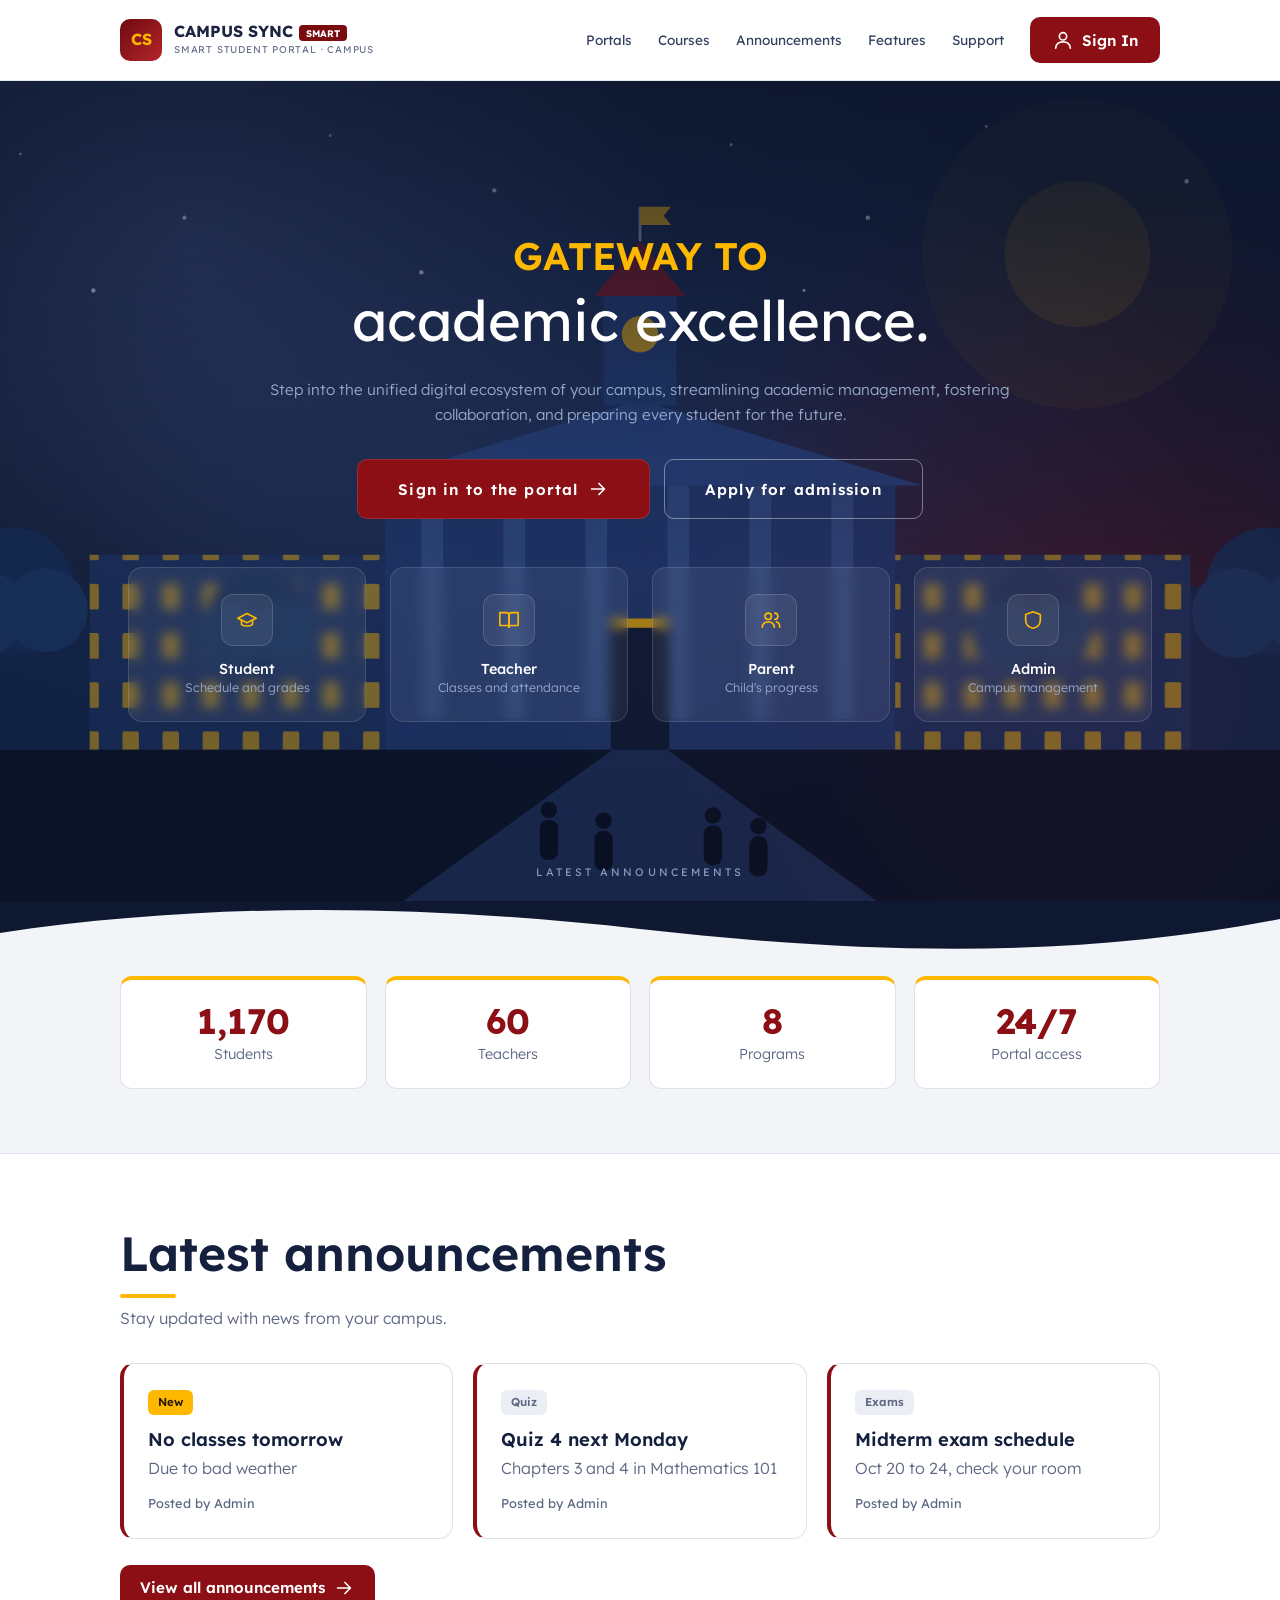
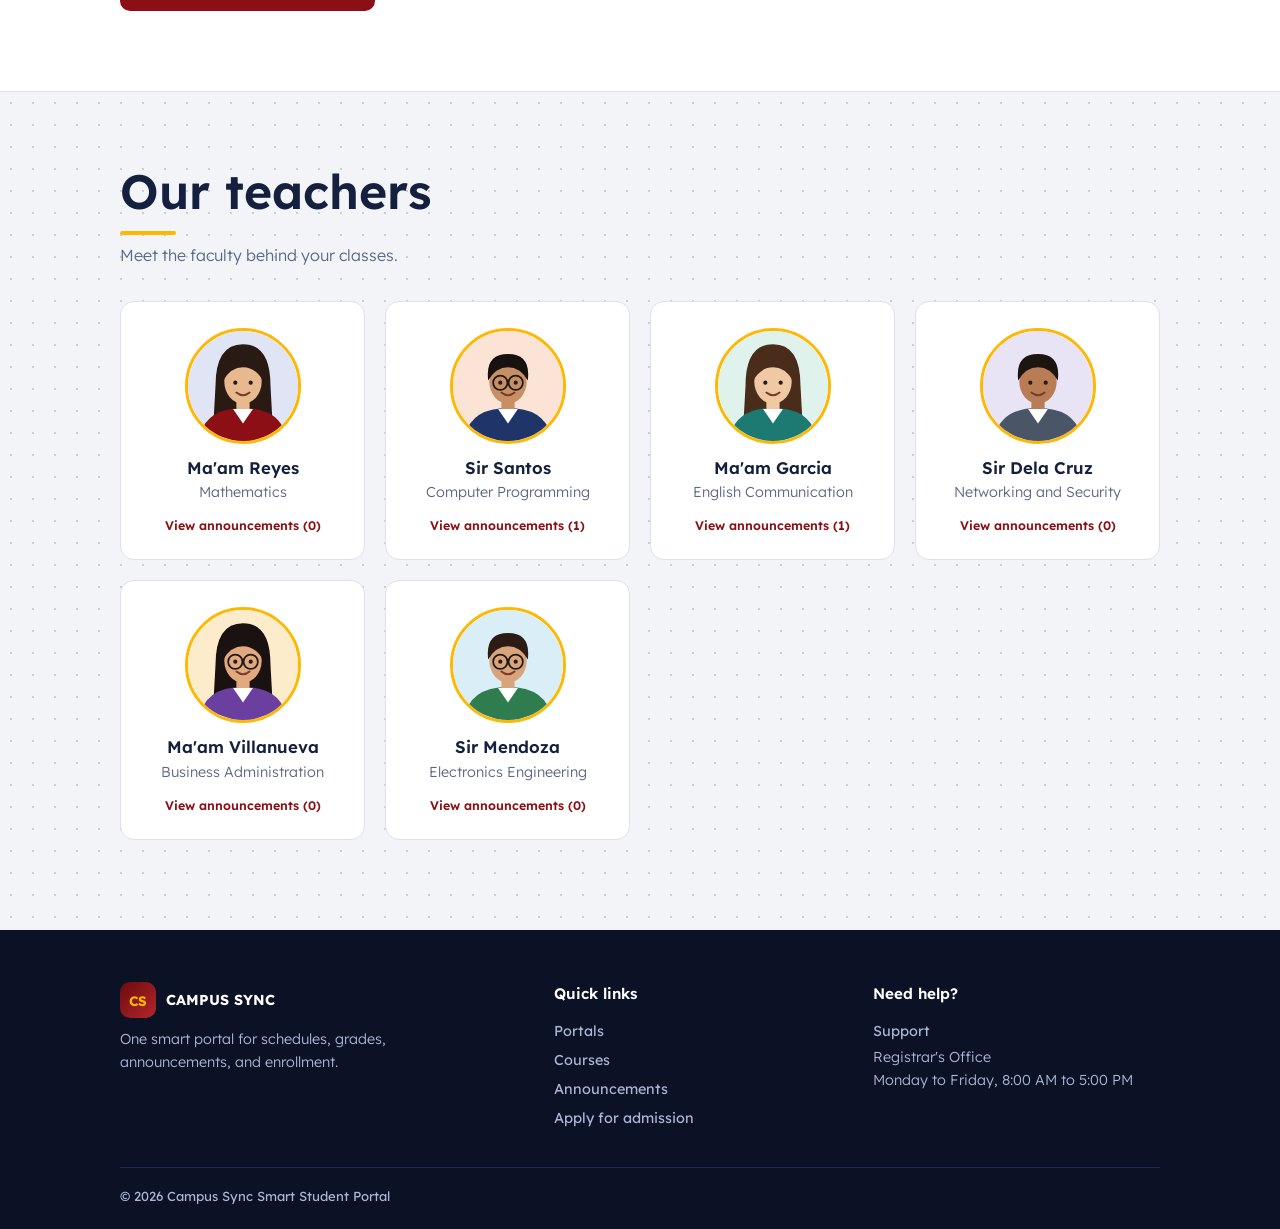
<file: index.html>
<!DOCTYPE html>
<html lang="en">
<head>
<meta charset="utf-8">
<meta name="viewport" content="width=device-width, initial-scale=1, viewport-fit=cover">
<title>Campus Sync – Smart Student Portal</title>
<link href="https://fonts.googleapis.com/css2?family=Lexend:wght@300;400;500;600;700&display=swap" rel="stylesheet">
<link rel="stylesheet" href="style.css">
</head>
<body>
<svg width="0" height="0" style="position:absolute" aria-hidden="true"><defs>
<symbol id="i-cap" viewBox="0 0 24 24"><path d="M22 10 12 5 2 10l10 5 10-5z"/><path d="M6 12v5c3 2 9 2 12 0v-5"/></symbol>
<symbol id="i-book" viewBox="0 0 24 24"><path d="M2 4h7a3 3 0 0 1 3 3v13a2 2 0 0 0-2-2H2z"/><path d="M22 4h-7a3 3 0 0 0-3 3v13a2 2 0 0 1 2-2h8z"/></symbol>
<symbol id="i-users" viewBox="0 0 24 24"><circle cx="9" cy="8" r="3.5"/><path d="M2.5 20c0-4 3-6 6.5-6s6.5 2 6.5 6"/><path d="M16 4.5a3.5 3.5 0 0 1 0 7M18 14c2.5.6 3.5 2.5 3.5 6"/></symbol>
<symbol id="i-shield" viewBox="0 0 24 24"><path d="M12 3l8 3v6c0 5-3.500 8-8 9-4.500-1-8-4-8-9V6z"/></symbol>
<symbol id="i-user" viewBox="0 0 24 24"><circle cx="12" cy="8" r="4"/><path d="M4 21c0-4.500 3.500-7 8-7s8 2.500 8 7"/></symbol>
<symbol id="i-laptop" viewBox="0 0 24 24"><rect x="4" y="5" width="16" height="11" rx="1.5"/><path d="M2 20h20"/></symbol>
<symbol id="i-code" viewBox="0 0 24 24"><path d="m8 7-5 5 5 5M16 7l5 5-5 5"/></symbol>
<symbol id="i-chip" viewBox="0 0 24 24"><rect x="6" y="6" width="12" height="12" rx="2"/><rect x="10" y="10" width="4" height="4"/><path d="M9 2v3M15 2v3M9 19v3M15 19v3M2 9h3M2 15h3M19 9h3M19 15h3"/></symbol>
<symbol id="i-circuit" viewBox="0 0 24 24"><rect x="4" y="4" width="16" height="16" rx="3"/><circle cx="9" cy="9" r="1.5"/><circle cx="15" cy="15" r="1.5"/><path d="M9 10.5V13h6"/></symbol>
<symbol id="i-case" viewBox="0 0 24 24"><rect x="3" y="7" width="18" height="13" rx="2"/><path d="M9 7V5a1 1 0 0 1 1-1h4a1 1 0 0 1 1 1v2M3 13h18"/></symbol>
<symbol id="i-back" viewBox="0 0 24 24"><path d="M19 12H5M11 6l-6 6 6 6"/></symbol>
<symbol id="i-x" viewBox="0 0 24 24"><path d="M6 6l12 12M18 6 6 18"/></symbol>
<symbol id="i-arrow" viewBox="0 0 24 24"><path d="M5 12h14M13 6l6 6-6 6"/></symbol>
</defs></svg>

<header class="top" id="top"><div class="in">
<button class="brand" onclick="go('home')"><span class="mark">CS</span><span><b>CAMPUS SYNC<span class="badge">SMART</span></b><small>Smart student portal · Campus</small></span></button>
<nav id="nav"><a href="#" data-v="portals">Portals</a><a href="#" data-v="courses">Courses</a><a href="#" data-v="announcements">Announcements</a><a href="#" data-v="features">Features</a><a href="#" data-v="support">Support</a>
<button class="btn" onclick="openLogin('student')"><svg class="i"><use href="#i-user"/></svg>Sign In</button></nav>
</div></header>

<!-- HOME -->
<div class="view on" id="home">
<main class="hero" id="portal">
<svg class="scene" viewBox="0 0 1600 900" preserveAspectRatio="xMidYMax slice" aria-hidden="true">
<defs><pattern id="win" width="44" height="54" patternUnits="userSpaceOnUse"><rect x="12" y="12" width="18" height="28" rx="2" fill="#ffb800" opacity=".55"/></pattern>
<linearGradient id="fade" x1="0" y1="0" x2="0" y2="1"><stop offset="0" stop-color="#0e1830" stop-opacity=".75"/><stop offset=".6" stop-color="#0e1830" stop-opacity="0"/></linearGradient></defs>
<circle cx="1280" cy="190" r="170" fill="#ffb800" opacity=".07"/><circle cx="1280" cy="190" r="80" fill="#ffb800" opacity=".16"/>
<path d="M0 640 Q300 540 600 620 T1200 600 T1600 620 V900 H0Z" fill="#14264b"/>
<rect x="196" y="520" width="324" height="214" fill="#1b2f5c"/><rect x="196" y="520" width="324" height="214" fill="url(#win)"/>
<rect x="1080" y="520" width="324" height="214" fill="#1b2f5c"/><rect x="1080" y="520" width="324" height="214" fill="url(#win)"/>
<rect x="520" y="440" width="560" height="294" fill="#1f356a"/>
<polygon points="490,444 800,350 1110,444" fill="#27427f"/>
<rect x="560" y="444" width="24" height="256" rx="3" fill="#2f4a82"/><rect x="650" y="444" width="24" height="256" rx="3" fill="#2f4a82"/><rect x="740" y="444" width="24" height="256" rx="3" fill="#2f4a82"/><rect x="830" y="444" width="24" height="256" rx="3" fill="#2f4a82"/><rect x="920" y="444" width="24" height="256" rx="3" fill="#2f4a82"/><rect x="1010" y="444" width="24" height="256" rx="3" fill="#2f4a82"/>
<rect x="768" y="590" width="64" height="144" rx="4" fill="#0e1830"/><rect x="768" y="590" width="64" height="10" rx="4" fill="#ffb800" opacity=".8"/>
<rect x="760" y="236" width="80" height="120" fill="#223b72"/><polygon points="750,236 800,176 850,236" fill="#8b0f14"/>
<circle cx="800" cy="278" r="20" fill="#ffb800" opacity=".85"/><path d="M800 266v12l8 5" stroke="#0e1830" stroke-width="3" fill="none" stroke-linecap="round"/>
<path d="M800 176V138" stroke="#9fb0d0" stroke-width="3"/><path d="M800 138h34l-8 10 8 10h-34z" fill="#ffb800"/>
<rect x="0" y="734" width="1600" height="166" fill="#0a1226"/>
<polygon points="770,734 830,734 1060,900 540,900" fill="#1a2b52"/>
<rect x="104" y="560" width="12" height="60" fill="#0c1a38"/><circle cx="110" cy="560" r="70" fill="#142b55"/><circle cx="75" cy="584" r="49" fill="#183461"/><circle cx="148" cy="581" r="46" fill="#183461"/><rect x="374" y="590" width="12" height="60" fill="#0c1a38"/><circle cx="380" cy="590" r="55" fill="#142b55"/><circle cx="352" cy="609" r="38" fill="#183461"/><circle cx="410" cy="606" r="36" fill="#183461"/><rect x="1224" y="590" width="12" height="60" fill="#0c1a38"/><circle cx="1230" cy="590" r="55" fill="#142b55"/><circle cx="1202" cy="609" r="38" fill="#183461"/><circle cx="1260" cy="606" r="36" fill="#183461"/><rect x="1484" y="560" width="12" height="60" fill="#0c1a38"/><circle cx="1490" cy="560" r="70" fill="#142b55"/><circle cx="1455" cy="584" r="49" fill="#183461"/><circle cx="1528" cy="581" r="46" fill="#183461"/>
<circle cx="700" cy="800" r="9" fill="#070e1f"/><rect x="690" y="811" width="20" height="44" rx="9" fill="#070e1f"/><circle cx="760" cy="812" r="9" fill="#070e1f"/><rect x="750" y="823" width="20" height="44" rx="9" fill="#070e1f"/><circle cx="880" cy="806" r="9" fill="#070e1f"/><rect x="870" y="817" width="20" height="44" rx="9" fill="#070e1f"/><circle cx="930" cy="818" r="9" fill="#070e1f"/><rect x="920" y="829" width="20" height="44" rx="9" fill="#070e1f"/>
<g fill="#fff"><circle class="tw tw0" cx="120" cy="80" r="1.6"/><circle class="tw tw1" cx="300" cy="150" r="2.4000000000000004"/><circle class="tw tw2" cx="460" cy="60" r="1.6"/><circle class="tw tw0" cx="640" cy="120" r="2.4000000000000004"/><circle class="tw tw1" cx="900" cy="70" r="1.6"/><circle class="tw tw2" cx="1050" cy="150" r="2.4000000000000004"/><circle class="tw tw0" cx="1180" cy="50" r="1.6"/><circle class="tw tw1" cx="1400" cy="110" r="2.4000000000000004"/><circle class="tw tw2" cx="1520" cy="200" r="1.6"/><circle class="tw tw0" cx="200" cy="230" r="2.4000000000000004"/><circle class="tw tw1" cx="980" cy="230" r="1.6"/><circle class="tw tw2" cx="560" cy="210" r="2.4000000000000004"/></g><rect width="1600" height="900" fill="url(#fade)"/></svg>
<h1><span class="g">Gateway to</span><span class="w">academic excellence.</span></h1>
<p class="lead">Step into the unified digital ecosystem of your campus, streamlining academic management, fostering collaboration, and preparing every student for the future.</p>
<div class="ctas"><button class="btn cta" onclick="openLogin('student')">Sign in to the portal <svg class="i"><use href="#i-arrow"/></svg></button><button class="btn cta ghost2" onclick="openAdm()">Apply for admission</button></div>
<div class="cards">
<button class="gc" onclick="openLogin('student')"><span class="ic"><svg class="i"><use href="#i-cap"/></svg></span>Student<small>Schedule and grades</small></button>
<button class="gc" onclick="openLogin('teacher')"><span class="ic"><svg class="i"><use href="#i-book"/></svg></span>Teacher<small>Classes and attendance</small></button>
<button class="gc" onclick="openLogin('parent')"><span class="ic"><svg class="i"><use href="#i-users"/></svg></span>Parent<small>Child&#39;s progress</small></button>
<button class="gc" onclick="openLogin('admin')"><span class="ic"><svg class="i"><use href="#i-shield"/></svg></span>Admin<small>Campus management</small></button>
</div>
<a class="scroll" href="#latest">Latest announcements</a>
</main>
<svg class="wave" viewBox="0 0 1440 60" preserveAspectRatio="none" aria-hidden="true"><path d="M0 60V32C240 0 480 4 720 28S1200 60 1440 18V60Z"/></svg>
<section id="stats"><div class="wrap"><div class="sgrid" id="sgrid">
<div class="st"><b data-n="1240">1,240</b><span>Students</span></div>
<div class="st"><b data-n="64">64</b><span>Teachers</span></div>
<div class="st"><b data-n="8">8</b><span>Programs</span></div>
<div class="st"><b>24/7</b><span>Portal access</span></div>
</div></div></section>
<section id="latest"><div class="wrap">
<h2 class="ph">Latest announcements</h2><p class="pl">Stay updated with news from your campus.</p>
<div class="agrid" id="hann"></div>
<button class="btn" style="margin-top:26px" onclick="go('announcements')">View all announcements <svg class="i"><use href="#i-arrow"/></svg></button>
</div></section>
<section id="teachers"><div class="wrap">
<h2 class="ph">Our teachers</h2><p class="pl">Meet the faculty behind your classes.</p>
<div class="tgrid" id="tgrid"></div>
</div></section>
</div>

<!-- ANNOUNCEMENTS -->
<div class="view" id="announcements"><section><div class="wrap">
<h1 class="ph">Announcements</h1><p class="pl">News, reminders, and events from your campus.</p>
<div class="agrid" id="pann"></div>
</div></section></div>

<!-- PORTALS -->
<div class="view" id="portals"><section><div class="wrap">
<h1 class="ph">Portals</h1><p class="pl">Choose the portal that matches your role.</p>
<div class="pgrid">
<div class="pc"><span class="ic"><svg class="i"><use href="#i-cap"/></svg></span><h3>Student Portal</h3><p>View your class schedule, grades, and school announcements.</p><button class="btn" onclick="openLogin('student')">Sign in as Student</button></div>
<div class="pc"><span class="ic"><svg class="i"><use href="#i-book"/></svg></span><h3>Teacher Portal</h3><p>Manage your classes, record attendance, and enter grades.</p><button class="btn" onclick="openLogin('teacher')">Sign in as Teacher</button></div>
<div class="pc"><span class="ic"><svg class="i"><use href="#i-users"/></svg></span><h3>Parent Portal</h3><p>Follow your child&#39;s progress, attendance, and tuition balance.</p><button class="btn" onclick="openLogin('parent')">Sign in as Parent</button></div>
<div class="pc"><span class="ic"><svg class="i"><use href="#i-shield"/></svg></span><h3>Admin Portal</h3><p>Oversee enrollment, accounts, and campus announcements.</p><button class="btn" onclick="openLogin('admin')">Sign in as Admin</button></div>
</div></div></section></div>

<!-- TEACHER PROFILE -->
<div class="view" id="tview"><section><div class="wrap">
<button class="btn ghost" onclick="backT()"><svg class="i"><use href="#i-back"/></svg>Back to teachers</button>
<div id="tv"></div>
</div></section></div>

<!-- COURSES -->
<div class="view" id="courses"><section><div class="wrap">
<h1 class="ph">Courses</h1><p class="pl">Programs offered on campus.</p>
<div class="cgrid">
<article class="cc" tabindex="0"><span class="ic"><svg class="i"><use href="#i-laptop"/></svg></span><h3>BS in Information Technology</h3><span class="code">BSIT</span><p>Training in networks, web development, and systems administration.</p></article>
<article class="cc" tabindex="0"><span class="ic"><svg class="i"><use href="#i-code"/></svg></span><h3>BS in Computer Science</h3><span class="code">BSCS</span><p>Focus on algorithms, artificial intelligence, and software engineering.</p></article>
<article class="cc" tabindex="0"><span class="ic"><svg class="i"><use href="#i-chip"/></svg></span><h3>BS in Computer Engineering</h3><span class="code">BSCE</span><p>Hardware and software systems designed to work together.</p></article>
<article class="cc" tabindex="0"><span class="ic"><svg class="i"><use href="#i-circuit"/></svg></span><h3>BS in Electronics Engineering</h3><span class="code">BSEE</span><p>Design of electronic circuits and communication technology.</p></article>
<article class="cc" tabindex="0"><span class="ic"><svg class="i"><use href="#i-case"/></svg></span><h3>BS in Business Administration</h3><span class="code">BSBA</span><p>Management, finance, and leadership skills for the digital age.</p></article>
</div></div></section></div>

<!-- FEATURES -->
<div class="view" id="features"><section><div class="wrap">
<h1 class="ph">Features</h1><p class="pl">Built to make everyone&#39;s day easier.</p>
<div class="grid">
<div><h3>Smart schedule</h3><p>Today&#39;s classes show up right away, with the room and time.</p></div>
<div><h3>Real-time grades</h3><p>See your marks as soon as your teacher posts them.</p></div>
<div><h3>Alerts and announcements</h3><p>Never miss a class suspension, deadline, or event.</p></div>
<div><h3>Attendance tracking</h3><p>Teachers record it once, and parents see it the same day.</p></div>
<div><h3>Online payments</h3><p>Check your balance without lining up.</p></div>
<div><h3>Works on any device</h3><p>Use it on your phone, tablet, or computer.</p></div>
</div></div></section></div>

<!-- SUPPORT -->
<div class="view" id="support"><section><div class="wrap">
<h1 class="ph">Support</h1><p class="pl">Find quick answers or send us a message.</p>
<div class="sup"><div>
<details><summary>I forgot my password</summary><p>Contact your campus IT office to have your password reset.</p></details>
<details><summary>Where do I find my Student ID?</summary><p>It is printed on your school ID and on your enrollment form.</p></details>
<details><summary>My grades are not showing</summary><p>Grades appear after your teacher posts them. Check again later.</p></details>
<details><summary>How do parents get access?</summary><p>Ask the registrar to link your account to your child&#39;s record.</p></details>
</div>
<form id="sf" class="box" style="max-width:none">
<h2>Contact us</h2>
<label for="sn">Name</label><input id="sn" required>
<label for="se">Email</label><input id="se" type="email" required>
<label for="sm2">Message</label><textarea id="sm2" rows="4" required></textarea>
<button class="btn" type="submit">Send message</button>
<div class="note" id="sm" role="status"></div>
</form></div>
</div></section></div>

<footer id="foot"><div class="wrap">
<div class="fgrid">
<div><div class="fb"><span class="mark">CS</span><b>CAMPUS SYNC</b></div><p>One smart portal for schedules, grades, announcements, and enrollment.</p></div>
<div><h4>Quick links</h4><button class="fl" onclick="go('portals')">Portals</button><button class="fl" onclick="go('courses')">Courses</button><button class="fl" onclick="go('announcements')">Announcements</button><button class="fl" onclick="openAdm()">Apply for admission</button></div>
<div><h4>Need help?</h4><button class="fl" onclick="go('support')">Support</button><p>Registrar&#39;s Office<br>Monday to Friday, 8:00 AM to 5:00 PM</p></div>
</div>
<div class="fcopy">© 2026 Campus Sync Smart Student Portal</div>
</div></footer>

<!-- ADMISSION -->
<div class="view" id="admission">
<div class="abar"><div class="wrap ain">
<button class="sq" onclick="go('home')" aria-label="Back"><svg class="i"><use href="#i-back"/></svg></button>
<span class="mark">CS</span>
<div class="atl"><b>Student Registration &amp; Admission</b><small>Register or apply for admission · Campus Sync</small></div>
<button class="sq x" onclick="go('home')" aria-label="Close"><svg class="i"><use href="#i-x"/></svg></button>
</div></div>
<div class="afw">
<div class="banner"><span class="bic"><svg class="i"><use href="#i-cap"/></svg></span><div><h1>Register or Apply for Admission</h1><p>Official student profile intake &amp; enrollment registry</p></div></div>
<div class="fcard">
<div id="aform">
<h2 class="ft">Student Particulars</h2><p class="fnote">Please provide accurate information for institutional evaluation.</p>
<div class="lv" role="tablist"><button type="button" role="tab" data-l="college">College</button><button type="button" role="tab" data-l="shs">Senior High</button></div>
<form id="af">
<div class="f2"><div class="fld"><label for="fn">First Name</label><input id="fn" type="text" placeholder="Given Name" required></div><div class="fld"><label for="mn">Middle Name</label><input id="mn" type="text" placeholder="Optional"></div></div>
<div class="f1"><div class="fld"><label for="ln">Last Name</label><input id="ln" type="text" placeholder="Family Name" required></div></div>
<div class="f2"><div class="fld"><label for="em">Personal Email</label><input id="em" type="email" placeholder="example@email.com" required></div><div class="fld"><label for="ph">Phone Number</label><input id="ph" type="tel" placeholder="+63 900 000 0000" required></div></div>
<div class="f2"><div class="fld"><label for="bd">Date of Birth</label><input id="bd" type="date" placeholder="" required></div><div class="fld"><label for="ty">Applicant Type</label><select id="ty"><option>New student</option><option>Transferee</option><option>Returnee</option></select></div></div>
<div class="f1"><div class="fld"><label for="addr">Home Address</label><input id="addr" type="text" placeholder="House no., street, barangay, city" required></div></div>
<div class="f1"><div class="fld"><label for="prog" id="plabel">Preferred Program</label><select id="prog"></select></div></div>
<div class="f1"><div class="fld"><label for="sc">Last School Attended</label><input id="sc" type="text" placeholder="Name of previous school"></div></div>
<div class="f2"><div class="fld"><label for="gn">Guardian Name</label><input id="gn" type="text" placeholder="Full name" required></div><div class="fld"><label for="gc">Guardian Contact</label><input id="gc" type="tel" placeholder="+63 900 000 0000" required></div></div>
<button class="btn" type="submit">Submit application</button>
<p class="fnote" style="margin-top:12px">This is a demo form. Nothing is sent or saved.</p>
</form></div>
<div id="adone" hidden><h2 class="ft">Application received</h2>
<p class="fnote" style="font-size:1rem">Thank you, <b id="dn"></b>. Your reference number is <b id="ref"></b>. The admissions office will contact you by email or phone.</p>
<button class="btn" style="margin-top:18px" onclick="go('home')">Back to home</button></div>
</div></div></div>

<!-- LOGIN -->
<div class="view" id="loginv">
<div class="login"><div class="box">
<h2>Sign In</h2>
<p>Choose who you are and enter your details.</p>
<div class="seg" role="tablist">
<button role="tab" data-r="student">Student</button><button role="tab" data-r="teacher">Teacher</button><button role="tab" data-r="parent">Parent</button><button role="tab" data-r="admin">Admin</button></div>
<form id="lf">
<label for="uid" id="uidl">Student ID</label><input id="uid" autocomplete="username">
<label for="pw">Password</label><input id="pw" type="password" autocomplete="current-password">
<div class="err" id="err" role="alert"></div>
<button class="btn" type="submit">Sign In</button>
</form>
<button class="back" onclick="go('home')">Back to home</button>
<button class="back" onclick="openAdm()">New student? Register here</button>
<p class="note">This is a demo: any ID and password will work.</p>
</div></div>
</div>

<!-- DASHBOARD -->
<div class="view" id="dashv">
<div class="wrap">
<div class="bar"><div class="who"><button class="brand" onclick="go('home')" aria-label="Home"><span class="mark">CS</span></button><b id="hi"></b><span class="tag" id="tag"></span></div>
<button class="btn ghost" id="out">Log Out</button></div>
<div class="dash"><div class="side" id="side" role="tablist"></div><div class="main" id="main"></div></div>
</div>
</div>

<script src="script.js" defer></script>
</body>
</html>
</file>
<file: style.css>
:root{--bg:#f3f4f8;--ink:#14203d;--mute:#5d6783;--card:#fff;--line:#dde1ee;--accent:#8b0f14;--on:#fff;--gold:#ffb800;--ok:#12a36b;--bad:#c93232;
box-sizing:border-box;padding-top:env(safe-area-inset-top,0px);padding-bottom:env(safe-area-inset-bottom,0px)}
@media (prefers-color-scheme:dark){:root:not([data-theme="light"]){--bg:#0b1326;--ink:#eaf0ff;--mute:#9aa7c7;--card:#141f3a;--line:#26345a;--accent:#d14b50;--ok:#3ddc97;--bad:#ff7b7b}}
:root[data-theme="dark"]{--bg:#0b1326;--ink:#eaf0ff;--mute:#9aa7c7;--card:#141f3a;--line:#26345a;--accent:#d14b50;--ok:#3ddc97;--bad:#ff7b7b}
html{scroll-padding-top:env(safe-area-inset-top,0px);scroll-behavior:smooth}
*{box-sizing:border-box}
body{margin:0;background:var(--bg);color:var(--ink);font-family:Lexend,system-ui,sans-serif;line-height:1.6}
h1,h2,h3{line-height:1.15;margin:0}
a{color:inherit}
:focus-visible{outline:3px solid var(--gold);outline-offset:2px}
.i{width:22px;height:22px;fill:none;stroke:currentColor;stroke-width:1.8;stroke-linecap:round;stroke-linejoin:round}
.wrap{max-width:1080px;margin:0 auto;padding:0 20px}
.view{display:none}.view.on{display:block}
.btn{background:var(--accent);color:var(--on);border:0;border-radius:10px;padding:12px 20px;font:600 .95rem Lexend,sans-serif;cursor:pointer;text-decoration:none;display:inline-flex;gap:8px;align-items:center;justify-content:center}
.btn.ghost{background:transparent;color:var(--ink);border:1px solid var(--line)}
/* header */
.top{background:#fff;color:#1b2440;border-bottom:1px solid #e6e9f2}
.top .in{display:flex;align-items:center;justify-content:space-between;height:80px;max-width:1080px;margin:0 auto;padding:0 20px;gap:16px}
.brand{display:flex;gap:12px;align-items:center;background:none;border:0;cursor:pointer;text-align:left;color:inherit;font:inherit;padding:0}
.mark{width:42px;height:42px;border-radius:10px;background:linear-gradient(135deg,#6d0a0f,#b3262b);display:grid;place-items:center;color:var(--gold);font-weight:700;flex:none}
.brand b{font-size:1rem;display:block;line-height:1.2}
.badge{background:#7a0c10;color:#fff;font-size:.6rem;padding:2px 7px;border-radius:4px;margin-left:6px;vertical-align:middle}
.brand small{display:block;font-size:.62rem;letter-spacing:.08em;color:#6a738c;text-transform:uppercase}
.top nav{display:flex;gap:26px;align-items:center;font-size:.85rem}
.top nav a{text-decoration:none;color:#33405f}.top nav a:hover{color:#8b0f14}
.top .btn{background:#8b0f14;color:#fff;padding:12px 22px}
/* hero */
.hero{position:relative;background:#0e1830;color:#fff;min-height:calc(100vh - 80px);display:flex;flex-direction:column;align-items:center;justify-content:center;text-align:center;padding:64px 20px 90px;overflow:hidden}
.hero::before{content:"";position:absolute;inset:0;background:radial-gradient(circle at 15% 20%,rgba(90,110,175,.38),transparent 38%),radial-gradient(circle at 85% 75%,rgba(130,20,32,.4),transparent 42%),radial-gradient(ellipse at 50% 45%,rgba(40,62,115,.55),transparent 62%)}
.ghost-t{position:absolute;left:50%;top:60%;transform:translate(-50%,-50%);font:italic 700 clamp(7rem,24vw,20rem)/1 Lexend,sans-serif;opacity:.05;white-space:nowrap;pointer-events:none;user-select:none}
.hero>*{position:relative}
.hero h1 .g{display:block;color:var(--gold);font-size:clamp(1.7rem,4vw,2.4rem);font-weight:600;text-transform:uppercase}
.hero h1 .w{display:block;font-size:clamp(2.1rem,6vw,3.5rem);font-weight:400;margin-top:10px}
.lead{max-width:760px;color:#97a8cb;font-size:.95rem;margin:26px 0 0;font-weight:300}
.cta{margin:32px 0 48px;padding:18px 40px;letter-spacing:.08em;background:#8b0f14;color:#fff;border:1px solid rgba(255,255,255,.12)}
.cards{display:grid;grid-template-columns:repeat(4,1fr);gap:24px;max-width:1024px;width:100%}
.gc{background:rgba(255,255,255,.06);border:1px solid rgba(255,255,255,.13);border-radius:14px;padding:26px 12px;color:#fff;cursor:pointer;font:500 .9rem Lexend,sans-serif;text-align:center;backdrop-filter:blur(6px)}
.gc:hover{background:rgba(255,255,255,.11);border-color:var(--gold)}
.gc .ic{width:52px;height:52px;border-radius:12px;background:rgba(255,255,255,.07);border:1px solid rgba(255,255,255,.14);display:grid;place-items:center;margin:0 auto 14px;color:var(--gold)}
.gc small{display:block;color:#97a8cb;font-weight:300;margin-top:2px;font-size:.78rem}
.scroll{position:absolute;bottom:20px;left:0;right:0;font-size:.68rem;letter-spacing:.28em;color:#8a9bc0;text-transform:uppercase;text-decoration:none}
/* features */
section{padding:72px 0}
section h2{font-size:clamp(1.7rem,4vw,2.3rem);margin-bottom:30px;font-weight:600;max-width:22ch}
.grid{display:grid;grid-template-columns:repeat(auto-fit,minmax(230px,1fr));gap:26px 36px}
.grid h3{font-size:1.1rem;margin-bottom:6px;border-left:4px solid var(--gold);padding-left:10px;font-weight:600}
.grid p{margin:0;color:var(--mute);font-weight:300}
footer{border-top:1px solid var(--line);padding:26px 0;color:var(--mute);font-size:.9rem}
/* login */
.login{min-height:80vh;display:grid;place-items:center;padding:24px 20px}
.box{background:var(--card);border:1px solid var(--line);border-radius:18px;padding:28px;width:100%;max-width:440px;box-shadow:0 20px 50px -25px rgba(20,30,70,.45)}
.box h2{font-size:1.7rem;margin-bottom:6px;font-weight:600}
.box p{color:var(--mute);margin:0 0 16px;font-weight:300}
.seg{display:grid;grid-template-columns:repeat(4,1fr);gap:6px;margin-bottom:16px}
.seg button{border:1px solid var(--line);background:transparent;color:var(--mute);border-radius:8px;padding:9px 2px;font:500 .78rem Lexend,sans-serif;cursor:pointer}
.seg button[aria-selected="true"]{background:var(--accent);color:var(--on);border-color:var(--accent)}
label{display:block;font-weight:500;font-size:.88rem;margin:12px 0 4px}
input{width:100%;padding:11px 12px;border:1px solid var(--line);border-radius:8px;background:var(--bg);color:var(--ink);font:inherit}
.box .btn{width:100%;margin-top:18px}
.err{color:var(--bad);font-size:.9rem;min-height:1.3em;margin-top:8px}
.back{background:none;border:0;color:var(--mute);cursor:pointer;margin-top:10px;font:inherit;width:100%}
/* dashboard */
.bar{display:flex;justify-content:space-between;align-items:center;padding:14px 0;border-bottom:1px solid var(--line);gap:12px}
.who{display:flex;gap:10px;align-items:center}
.tag{font-size:.78rem;font-weight:600;padding:3px 10px;border-radius:999px;background:var(--gold);color:#241a00}
.dash{display:grid;grid-template-columns:210px 1fr;gap:28px;padding:28px 0 60px}
.side{display:grid;gap:6px;align-content:start}
.side button{text-align:left;border:1px solid transparent;background:transparent;color:var(--mute);padding:10px 12px;border-radius:8px;font:500 .95rem Lexend,sans-serif;cursor:pointer}
.side button[aria-selected="true"]{background:var(--card);color:var(--ink);border-color:var(--line);box-shadow:inset 3px 0 0 var(--accent)}
.main h2{font-size:1.7rem;margin-bottom:16px;font-weight:600}
.card{background:var(--card);border:1px solid var(--line);border-radius:14px;padding:6px 18px;max-width:640px}
.row{display:flex;justify-content:space-between;align-items:center;gap:10px;padding:13px 0;border-top:1px solid var(--line)}
.row:first-child{border-top:0}
.row small{color:var(--mute);display:block}
.pill{font-weight:600;color:var(--ok);white-space:nowrap}
.pill.bad{color:var(--bad)}
.row input{width:80px;text-align:center}
.note{color:var(--mute);font-size:.88rem;margin-top:10px}
@media(max-width:860px){.top .in{height:auto;padding:12px 20px;flex-wrap:wrap}.top nav{width:100%;justify-content:space-between;gap:8px;font-size:.78rem;flex-wrap:wrap}.top .btn{padding:10px 14px}.sup{grid-template-columns:1fr}.cards{grid-template-columns:repeat(2,1fr);gap:14px}.dash{grid-template-columns:1fr}.side{grid-auto-flow:column;overflow-x:auto}.brand small{display:none}}
.ph{font-size:clamp(2rem,5vw,3rem);font-weight:600;margin-bottom:8px}
.pl{color:var(--mute);margin:0 0 32px;font-weight:300}
.pgrid{display:grid;grid-template-columns:repeat(auto-fit,minmax(230px,1fr));gap:20px}
.pc{background:var(--card);border:1px solid var(--line);border-radius:14px;padding:22px;display:flex;flex-direction:column;gap:10px}
.pc .ic{width:48px;height:48px;border-radius:12px;background:#0e1830;color:var(--gold);display:grid;place-items:center}
.pc h3{font-size:1.2rem;font-weight:600}.pc p{margin:0;color:var(--mute);font-weight:300;flex:1}
.sup{display:grid;grid-template-columns:1fr 1fr;gap:32px;align-items:start}
details{background:var(--card);border:1px solid var(--line);border-radius:10px;padding:12px 16px;margin-bottom:10px}
summary{cursor:pointer;font-weight:500}details p{color:var(--mute);margin:8px 0 0;font-weight:300}
textarea{width:100%;padding:11px 12px;border:1px solid var(--line);border-radius:8px;background:var(--bg);color:var(--ink);font:inherit;resize:vertical}
.top nav a[aria-current="page"]{color:#8b0f14;font-weight:600}
.cgrid{display:grid;grid-template-columns:repeat(auto-fill,minmax(270px,1fr));gap:24px}
.cc{background:var(--card);border:1px solid var(--line);border-radius:14px;padding:30px;transition:box-shadow .2s,transform .2s}
.cc:hover,.cc:focus-visible{box-shadow:0 14px 34px -18px rgba(20,30,70,.5);transform:translateY(-3px)}
.cc .ic{width:56px;height:56px;border-radius:12px;background:color-mix(in srgb,var(--line) 55%,transparent);color:var(--accent);display:grid;place-items:center;margin-bottom:28px;transition:background .2s,color .2s}
.cc:hover .ic,.cc:focus-visible .ic{background:var(--accent);color:var(--on)}
.cc h3{font-size:1.3rem;font-weight:600;margin-bottom:10px}
.code{display:inline-block;font-size:.72rem;font-weight:600;letter-spacing:.14em;padding:4px 12px;border-radius:6px;background:color-mix(in srgb,var(--line) 55%,transparent);color:var(--mute)}
.cc p{color:var(--mute);font-weight:300;margin:20px 0 0;font-size:.95rem}
@media(prefers-reduced-motion:reduce){.cc{transition:none}.cc:hover{transform:none}}
.hero>.scene{position:absolute;inset:0;width:100%;height:100%;opacity:.75;pointer-events:none}
#latest{padding:72px 0 80px}
.agrid{display:grid;grid-template-columns:repeat(auto-fill,minmax(270px,1fr));gap:20px}
.ac{background:var(--card);border:1px solid var(--line);border-radius:14px;padding:24px}
.ac h3{font-size:1.15rem;font-weight:600;margin:14px 0 6px}.ac p{margin:0;color:var(--mute);font-weight:300}
.at{display:inline-block;font-size:.72rem;font-weight:600;padding:3px 10px;border-radius:6px;background:color-mix(in srgb,var(--line) 55%,transparent);color:var(--mute)}
.at.new{background:var(--gold);color:#241a00}
#teachers{padding:24px 0 90px}
.tgrid{display:grid;grid-template-columns:repeat(auto-fill,minmax(200px,1fr));gap:20px}
.tc{background:var(--card);border:1px solid var(--line);border-radius:14px;padding:26px 16px 22px;text-align:center}
.av{width:116px;height:116px;border-radius:50%;overflow:hidden;margin:0 auto 14px;border:3px solid var(--gold)}
.av svg{width:100%;height:100%;display:block}
.tc h3{font-size:1.05rem;font-weight:600}.tc p{margin:4px 0 0;color:var(--mute);font-weight:300;font-size:.9rem}
.ctas{display:flex;gap:14px;flex-wrap:wrap;justify-content:center;margin:32px 0 48px}.ctas .cta{margin:0}
.cta.ghost2{background:transparent;border:1px solid rgba(255,255,255,.4)}
.abar{background:var(--card);border-bottom:1px solid var(--line)}
.ain{display:flex;align-items:center;gap:14px;height:80px;max-width:900px}
.atl{flex:1}.atl b{display:block;font-weight:600;line-height:1.2}.atl small{color:var(--mute);font-size:.78rem;letter-spacing:.04em}
.sq{width:40px;height:40px;border-radius:8px;border:1px solid var(--line);background:var(--card);color:var(--ink);display:grid;place-items:center;cursor:pointer;flex:none}
.sq.x{border:0;background:transparent;color:var(--mute)}
.afw{max-width:848px;margin:0 auto;padding:48px 20px 80px}
.banner{display:flex;gap:26px;align-items:center;padding:48px;border-radius:10px;color:#fff;background:linear-gradient(100deg,#10172b 78%,#2b1320 78%);box-shadow:0 24px 40px -24px rgba(10,16,40,.6)}
.bic{width:74px;height:74px;border-radius:14px;background:rgba(255,255,255,.07);border:1px solid rgba(255,255,255,.12);display:grid;place-items:center;color:var(--gold);flex:none}
.bic .i{width:34px;height:34px}
.banner h1{font-size:clamp(1.5rem,4vw,2.1rem);font-weight:700;line-height:1.15}
.banner p{margin:6px 0 0;font-size:.78rem;letter-spacing:.1em;color:#aab6d3}
.fcard{background:var(--card);border:1px solid var(--line);border-radius:10px;margin-top:48px;padding:48px clamp(18px,8vw,88px)}
.ft{font-size:1.1rem;font-weight:600;letter-spacing:.05em;padding-bottom:14px;border-bottom:1px solid var(--line)}
.fnote{color:var(--mute);font-size:.85rem;font-weight:300;margin:14px 0 22px}
.lv{display:grid;grid-template-columns:1fr 1fr;background:color-mix(in srgb,var(--line) 35%,transparent);border-radius:6px;margin-bottom:22px}
.lv button{border:0;background:transparent;color:var(--mute);padding:14px;font:500 .78rem Lexend,sans-serif;letter-spacing:.14em;text-transform:uppercase;cursor:pointer;border-radius:4px}
.lv button[aria-selected="true"]{background:#7a0c10;color:#fff}
.f2{display:grid;grid-template-columns:1fr 1fr;gap:0 18px}.f1{display:block}
.fld{margin-bottom:18px}
.fld label{font-size:.74rem;letter-spacing:.1em;color:var(--mute);margin:0 0 7px;font-weight:400}
.fld input,.fld select{padding:16px 22px;border-radius:8px;background:color-mix(in srgb,var(--line) 18%,var(--card))}
select{width:100%;border:1px solid var(--line);color:var(--ink);font:inherit}
#af .btn{width:100%;margin-top:8px;padding:16px}
@media(max-width:640px){.f2{grid-template-columns:1fr}.banner{padding:28px 22px;gap:16px;flex-direction:column;align-items:flex-start}.atl small{display:none}}
.sjl{display:flex;gap:12px;align-items:center;padding:13px 0;border-top:1px solid var(--line);cursor:pointer}
.sjl input{width:auto;accent-color:var(--accent)}.sjl small{display:block;color:var(--mute)}
.main .f2{gap:0 16px}.main .fld select{padding:12px 14px}
.btn{transition:transform .15s,filter .15s}.btn:hover{filter:brightness(1.12)}
.hero::before{animation:glow 14s ease-in-out infinite alternate}
@keyframes glow{to{transform:scale(1.1)}}
.tw{animation:tw 3.2s ease-in-out infinite;opacity:.9}.tw1{animation-delay:1.1s}.tw2{animation-delay:2.1s}
@keyframes tw{50%{opacity:.15}}
.gc{transition:transform .2s,background .2s,border-color .2s}.gc:hover{transform:translateY(-5px)}
.wave{display:block;width:100%;height:60px;background:#0e1830;margin-bottom:-1px}.wave path{fill:var(--bg)}
#stats{padding:16px 0 8px}
.sgrid{display:grid;grid-template-columns:repeat(auto-fit,minmax(200px,1fr));gap:18px}
.st{background:var(--card);border:1px solid var(--line);border-top:4px solid var(--gold);border-radius:12px;padding:22px 16px;text-align:center}
.st b{display:block;font-size:2.2rem;font-weight:700;color:var(--accent);line-height:1.1}.st span{color:var(--mute);font-size:.9rem;font-weight:300}
#latest .ph::after,#teachers .ph::after{content:"";display:block;width:56px;height:4px;border-radius:2px;background:var(--gold);margin-top:12px}
#latest{background:var(--card);border-top:1px solid var(--line);border-bottom:1px solid var(--line);margin-top:56px}
#latest .ac{border-left:4px solid var(--accent);transition:transform .2s,box-shadow .2s}
#latest .ac:hover{transform:translateY(-3px);box-shadow:0 14px 30px -18px rgba(20,30,70,.5)}
#teachers{background-image:radial-gradient(color-mix(in srgb,var(--mute) 28%,transparent) 1px,transparent 1.5px);background-size:22px 22px;padding:72px 0 90px}
.tc{transition:transform .2s,box-shadow .2s}.tc:hover{transform:translateY(-5px);box-shadow:0 16px 32px -18px rgba(20,30,70,.5)}
.tc:hover .av{border-color:var(--accent)}
#foot{background:#0b1226;color:#aab6d3;border-top:0;padding:52px 0 22px;font-size:.9rem}
.fgrid{display:grid;grid-template-columns:1.4fr 1fr 1fr;gap:32px}
.fb{display:flex;align-items:center;gap:10px;color:#fff;margin-bottom:10px}.fb .mark{width:36px;height:36px;font-size:.85rem}
#foot h4{color:#fff;font-weight:600;margin:0 0 10px;font-size:.95rem}
#foot p{margin:0;font-weight:300;max-width:34ch}
.fl{display:block;background:none;border:0;color:#aab6d3;cursor:pointer;font:inherit;padding:3px 0;text-align:left}.fl:hover{color:var(--gold)}
.fcopy{border-top:1px solid #1d2a4d;margin-top:34px;padding-top:18px;font-size:.82rem}
@media(max-width:700px){.fgrid{grid-template-columns:1fr}}
@media(prefers-reduced-motion:reduce){*{animation:none!important;transition:none!important}}
.chips{display:flex;flex-wrap:wrap;gap:8px;margin-bottom:14px}
.chip{border:1px solid var(--line);background:var(--card);color:var(--mute);border-radius:999px;padding:6px 14px;font:500 .82rem Lexend,sans-serif;cursor:pointer}
.chip[aria-pressed="true"]{background:var(--accent);color:var(--on);border-color:var(--accent)}
.by{display:block;margin-top:12px;color:var(--mute);font-size:.8rem}
.tc{font:inherit;color:inherit;cursor:pointer;width:100%}
.tc .cnt{display:inline-block;margin-top:12px;font-size:.78rem;font-weight:600;color:var(--accent)}
.tprof{display:flex;gap:22px;align-items:center;margin:28px 0 34px}
.av.big{width:120px;height:120px;margin:0;flex:none}
</file>
